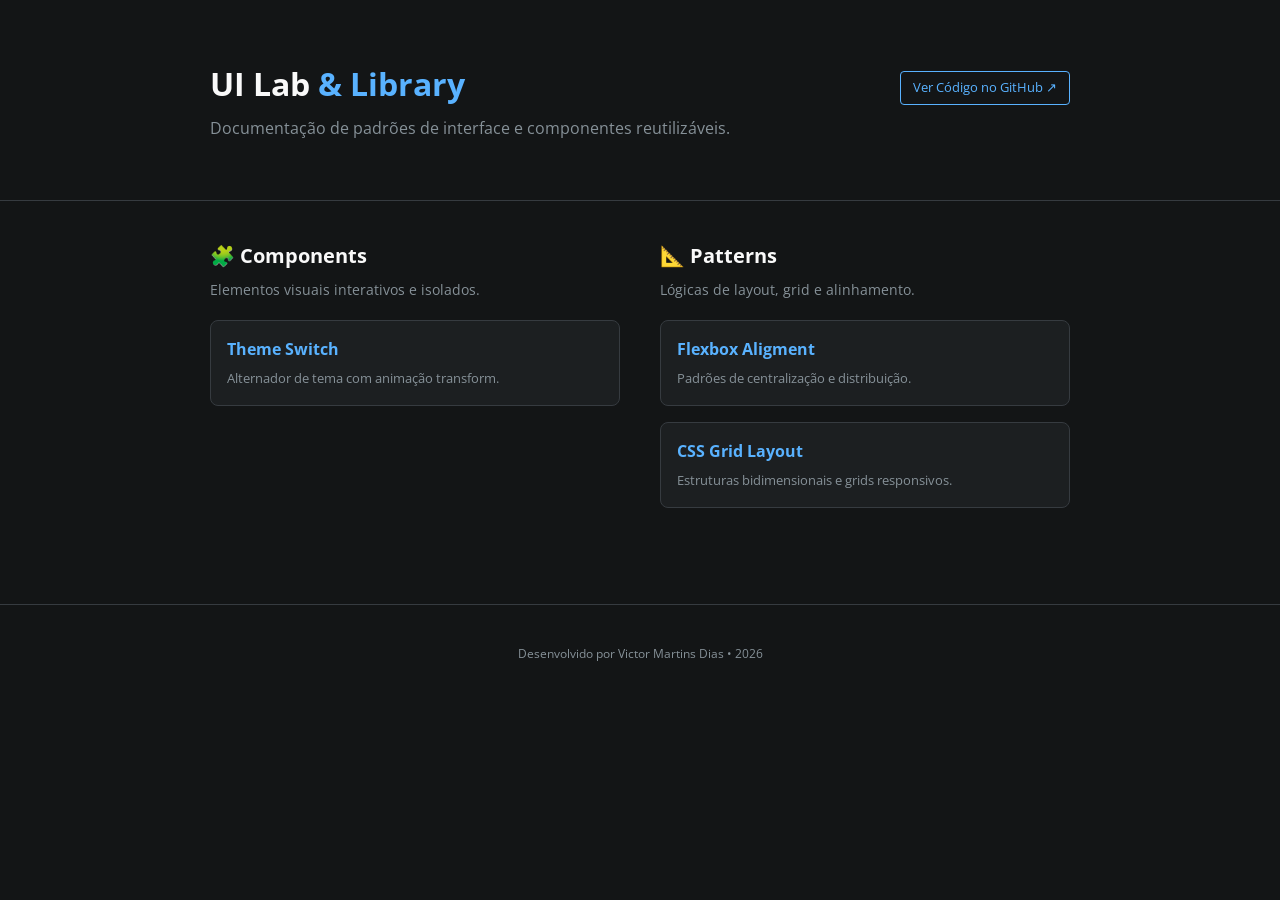
<file: index.html>
<!DOCTYPE html>
<html lang="pt-BR">
  <head>
    <meta charset="UTF-8" />
    <meta name="viewport" content="width=device-width, initial-scale=1.0" />
    <title>UI Lab | Biblioteca de Componentes</title>

    <link rel="preconnect" href="https://fonts.googleapis.com" />
    <link rel="preconnect" href="https://fonts.gstatic.com" crossorigin />
    <link
      href="https://fonts.googleapis.com/css2?family=Open+Sans:wght@400;600;700&display=swap"
      rel="stylesheet"
    />

    <link rel="stylesheet" href="reset.css" />
    <link rel="stylesheet" href="style.css" />
  </head>
  <body>
    <header class="main-header">
      <div class="container">
        <div class="header-top">
          <h1>UI Lab <span>& Library</span></h1>
          <a
            href="https://github.com/VictorMartinsD/component-library"
            class="repo-link"
            target="_blank"
          >
            Ver Código no GitHub ↗
          </a>
        </div>
        <p>Documentação de padrões de interface e componentes reutilizáveis.</p>
      </div>
    </header>

    <main class="container">
      <section class="grid-section">
        <div class="category">
          <h2>🧩 Components</h2>
          <p class="category-desc">Elementos visuais interativos e isolados.</p>
          <ul class="link-list">
            <li>
              <a href="components/theme-switch/index.html">
                <strong>Theme Switch</strong>
                <span>Alternador de tema com animação transform.</span>
              </a>
            </li>
          </ul>
        </div>

        <div class="category">
          <h2>📐 Patterns</h2>
          <p class="category-desc">Lógicas de layout, grid e alinhamento.</p>
          <ul class="link-list">
            <li>
              <a href="patterns/flexbox/index.html">
                <strong>Flexbox Aligment</strong>
                <span>Padrões de centralização e distribuição.</span>
              </a>
            </li>
          </ul>

          <ul class="link-list">
            <li>
              <a href="patterns/grid/index.html">
                <strong>CSS Grid Layout</strong>
                <span>Estruturas bidimensionais e grids responsivos.</span>
              </a>
            </li>
          </ul>
        </div>
      </section>
    </main>

    <footer class="main-footer">
      <p>Desenvolvido por Victor Martins Dias • 2026</p>
    </footer>
  </body>
</html>
</file>
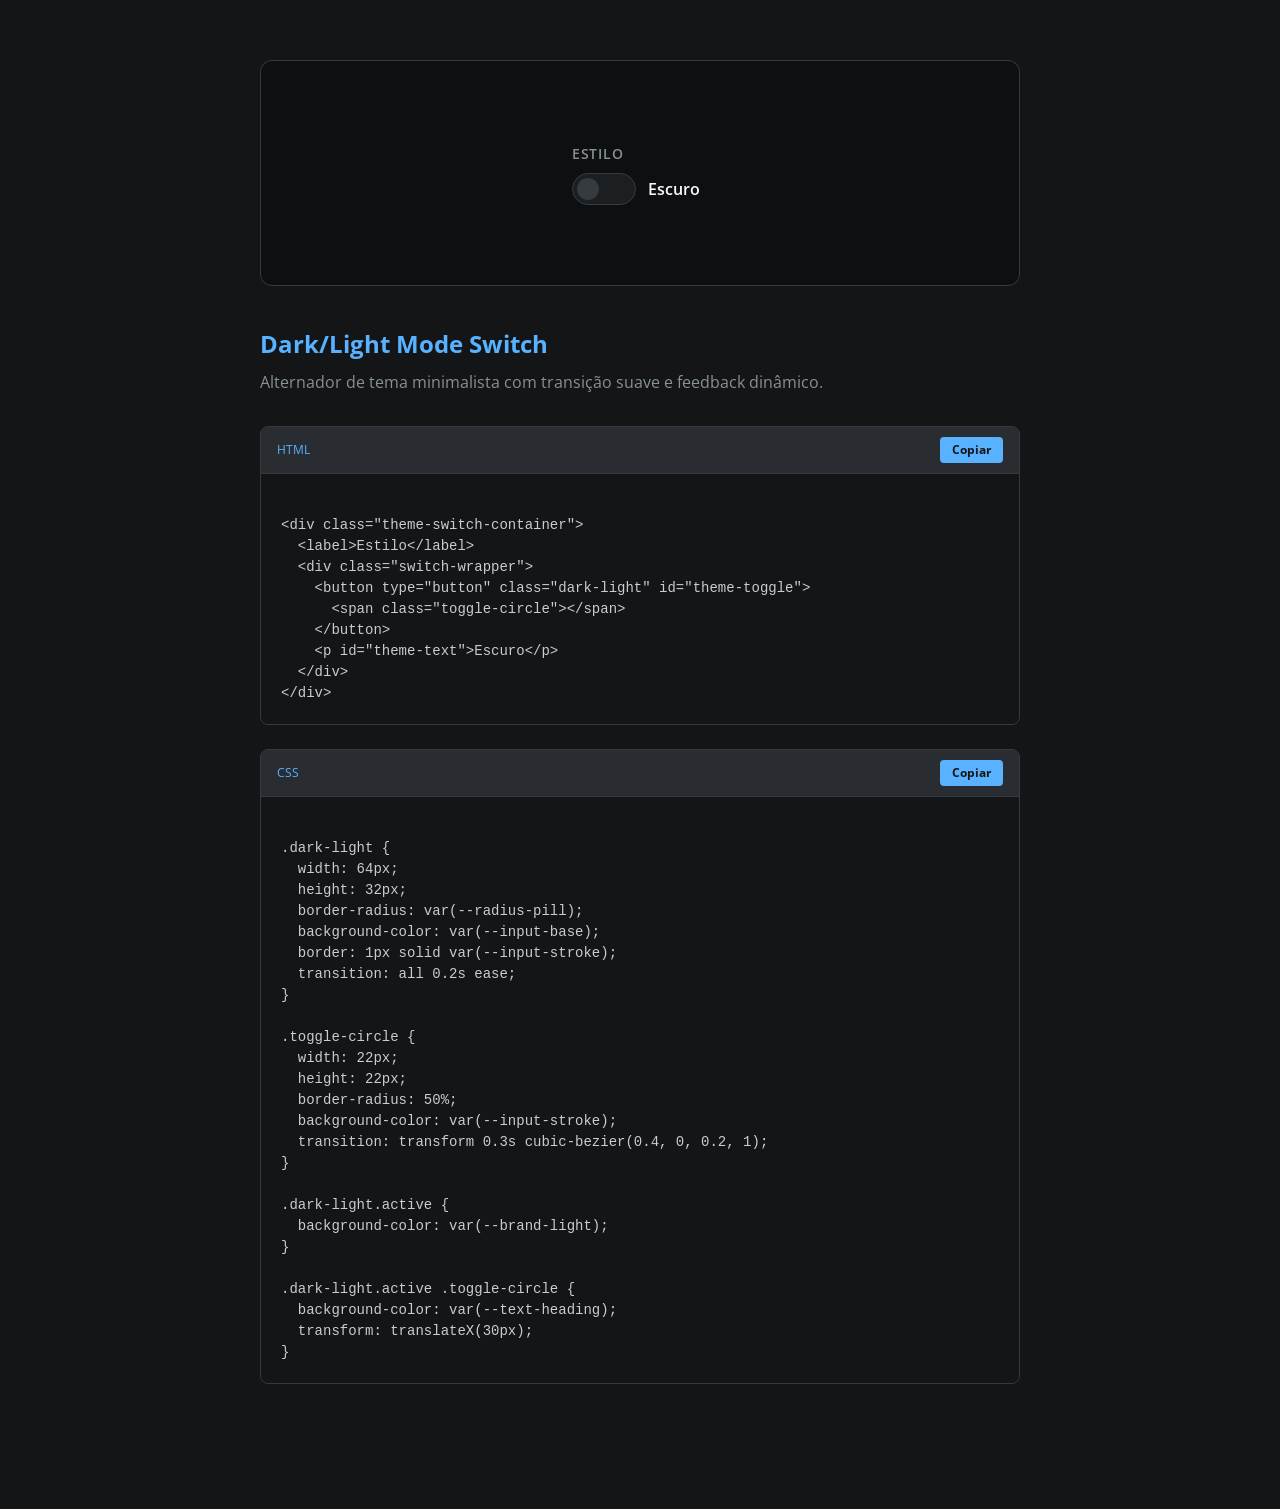
<file: components/theme-switch/index.html>
<!DOCTYPE html>
<html lang="pt-BR">
  <head>
    <meta charset="UTF-8" />
    <meta name="viewport" content="width=device-width, initial-scale=1.0" />
    <title>Theme Switch - Component Lab</title>
    <link rel="preconnect" href="https://fonts.googleapis.com" />
    <link rel="preconnect" href="https://fonts.gstatic.com" crossorigin />
    <link
      href="https://fonts.googleapis.com/css2?family=Open+Sans:wght@600&display=swap"
      rel="stylesheet"
    />
    <link rel="stylesheet" href="../../reset.css" />
    <link rel="stylesheet" href="style.css" />
  </head>
  <body>
    <main class="lab-container">
      <section class="preview-box">
        <div class="theme-switch-container">
          <label>Estilo</label>
          <div class="switch-wrapper">
            <button
              type="button"
              class="dark-light"
              id="theme-toggle"
              aria-label="Alternar tema"
            >
              <span class="toggle-circle"></span>
            </button>
            <p id="theme-text">Escuro</p>
          </div>
        </div>
      </section>

      <section class="docs-box">
        <div class="intro">
          <h2>Dark/Light Mode Switch</h2>
          <p>
            Alternador de tema minimalista com transição suave e feedback
            dinâmico.
          </p>
        </div>

        <div class="code-card">
          <div class="code-header">
            <span>HTML</span>
            <button onclick="copyCode('html-content')">Copiar</button>
          </div>
          <pre><code id="html-content">
&lt;div class="theme-switch-container"&gt;
  &lt;label&gt;Estilo&lt;/label&gt;
  &lt;div class="switch-wrapper"&gt;
    &lt;button type="button" class="dark-light" id="theme-toggle"&gt;
      &lt;span class="toggle-circle"&gt;&lt;/span&gt;
    &lt;/button&gt;
    &lt;p id="theme-text"&gt;Escuro&lt;/p&gt;
  &lt;/div&gt;
&lt;/div&gt;</code></pre>
        </div>

        <div class="code-card">
          <div class="code-header">
            <span>CSS</span>
            <button onclick="copyCode('css-content')">Copiar</button>
          </div>
          <pre><code id="css-content">
.dark-light {
  width: 64px;
  height: 32px;
  border-radius: var(--radius-pill);
  background-color: var(--input-base);
  border: 1px solid var(--input-stroke);
  transition: all 0.2s ease;
}

.toggle-circle {
  width: 22px;
  height: 22px;
  border-radius: 50%;
  background-color: var(--input-stroke);
  transition: transform 0.3s cubic-bezier(0.4, 0, 0.2, 1);
}

.dark-light.active {
  background-color: var(--brand-light);
}

.dark-light.active .toggle-circle {
  background-color: var(--text-heading);
  transform: translateX(30px);
}</code></pre>
        </div>
      </section>
      <div style="height: 1px; width: 100%"></div>
    </main>
    <script src="script.js"></script>
  </body>
</html>
</file>
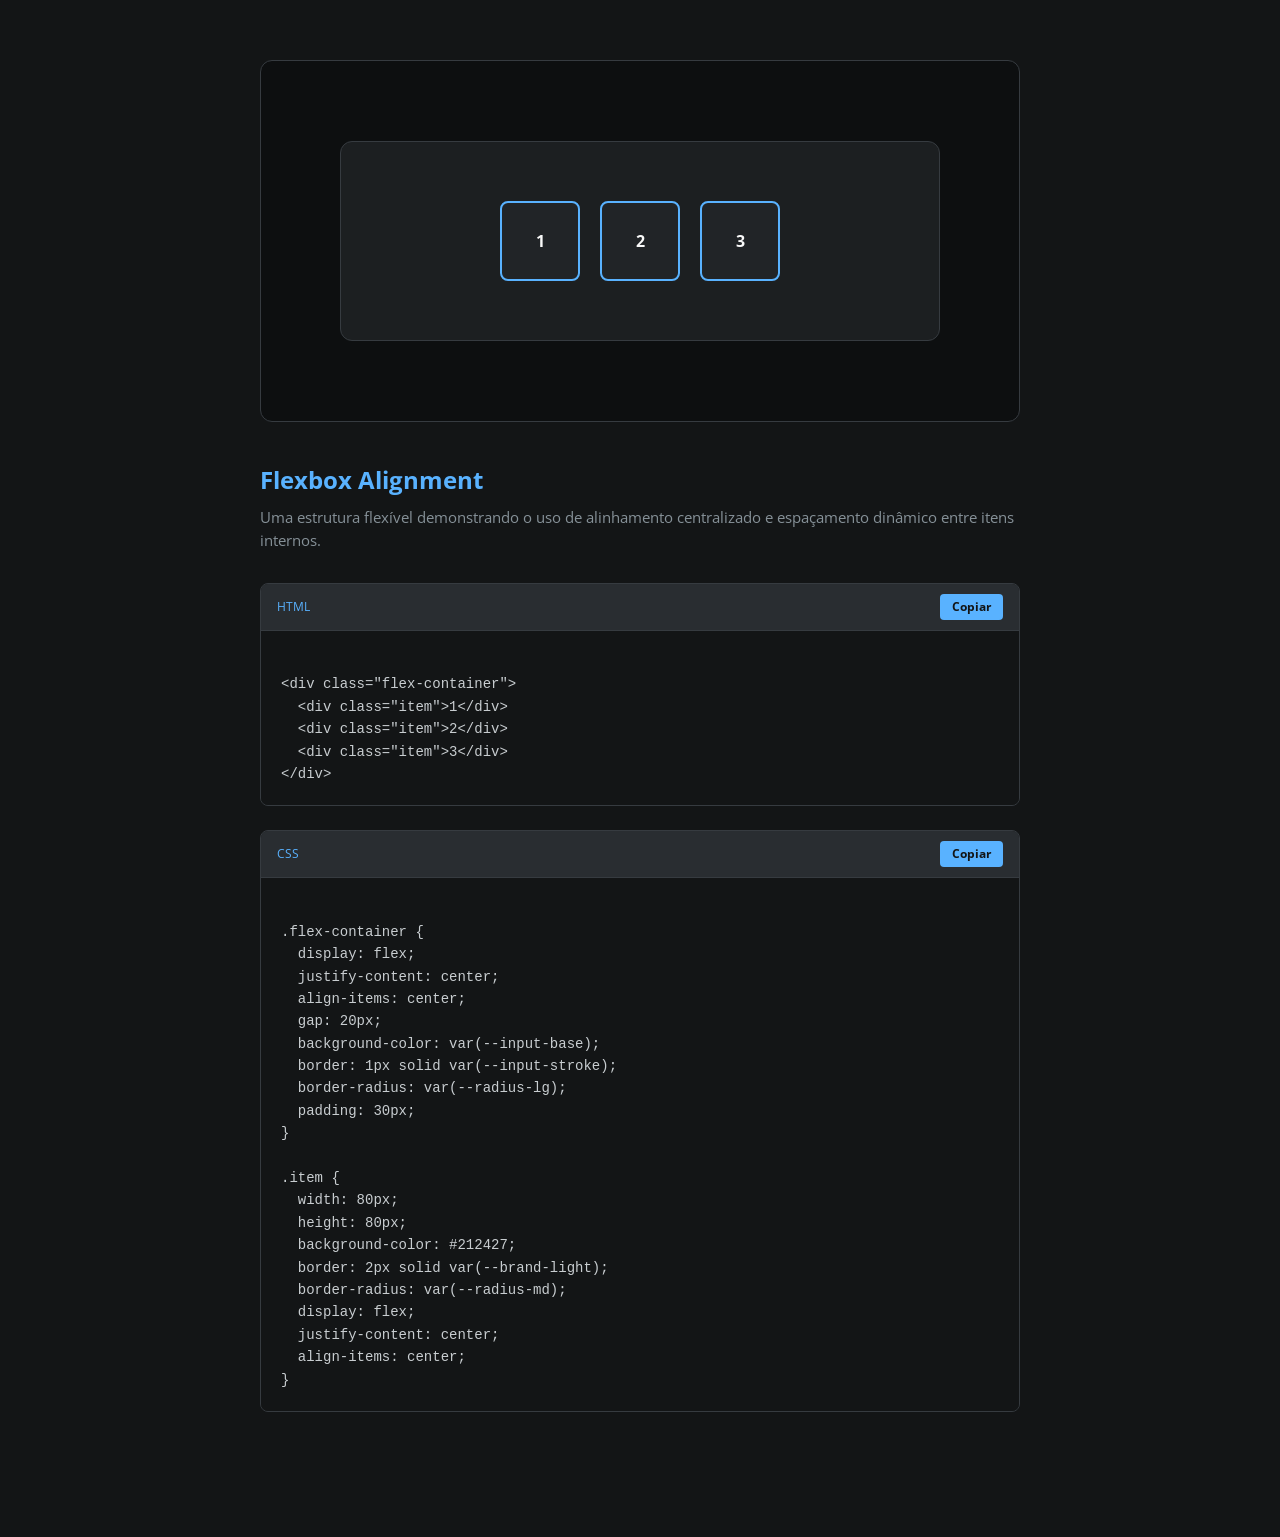
<file: patterns/flexbox/index.html>
<!DOCTYPE html>
<html lang="pt-BR">
  <head>
    <meta charset="UTF-8" />
    <meta name="viewport" content="width=device-width, initial-scale=1.0" />
    <title>Flexbox Alignment - Component Lab</title>
    <link rel="preconnect" href="https://fonts.googleapis.com" />
    <link rel="preconnect" href="https://fonts.gstatic.com" crossorigin />
    <link
      href="https://fonts.googleapis.com/css2?family=Open+Sans:wght@600&display=swap"
      rel="stylesheet"
    />
    <link rel="stylesheet" href="../../reset.css" />
    <link rel="stylesheet" href="style.css" />
  </head>
  <body>
    <main class="lab-container">
      <section class="preview-box">
        <div class="flex-container">
          <div class="item">1</div>
          <div class="item">2</div>
          <div class="item">3</div>
        </div>
      </section>

      <section class="docs-box">
        <div class="intro">
          <h2>Flexbox Alignment</h2>
          <p>
            Uma estrutura flexível demonstrando o uso de alinhamento
            centralizado e espaçamento dinâmico entre itens internos.
          </p>
        </div>

        <div class="code-card">
          <div class="code-header">
            <span>HTML</span>
            <button onclick="copyCode('html-content')">Copiar</button>
          </div>
          <pre><code id="html-content">
&lt;div class="flex-container"&gt;
  &lt;div class="item"&gt;1&lt;/div&gt;
  &lt;div class="item"&gt;2&lt;/div&gt;
  &lt;div class="item"&gt;3&lt;/div&gt;
&lt;/div&gt;</code></pre>
        </div>

        <div class="code-card">
          <div class="code-header">
            <span>CSS</span>
            <button onclick="copyCode('css-content')">Copiar</button>
          </div>
          <pre><code id="css-content">
.flex-container {
  display: flex;
  justify-content: center;
  align-items: center;
  gap: 20px;
  background-color: var(--input-base);
  border: 1px solid var(--input-stroke);
  border-radius: var(--radius-lg);
  padding: 30px;
}

.item {
  width: 80px;
  height: 80px;
  background-color: #212427;
  border: 2px solid var(--brand-light);
  border-radius: var(--radius-md);
  display: flex;
  justify-content: center;
  align-items: center;
}</code></pre>
        </div>
      </section>

      <div style="height: 1px; width: 100%"></div>
    </main>
    <script src="script.js"></script>
  </body>
</html>
</file>
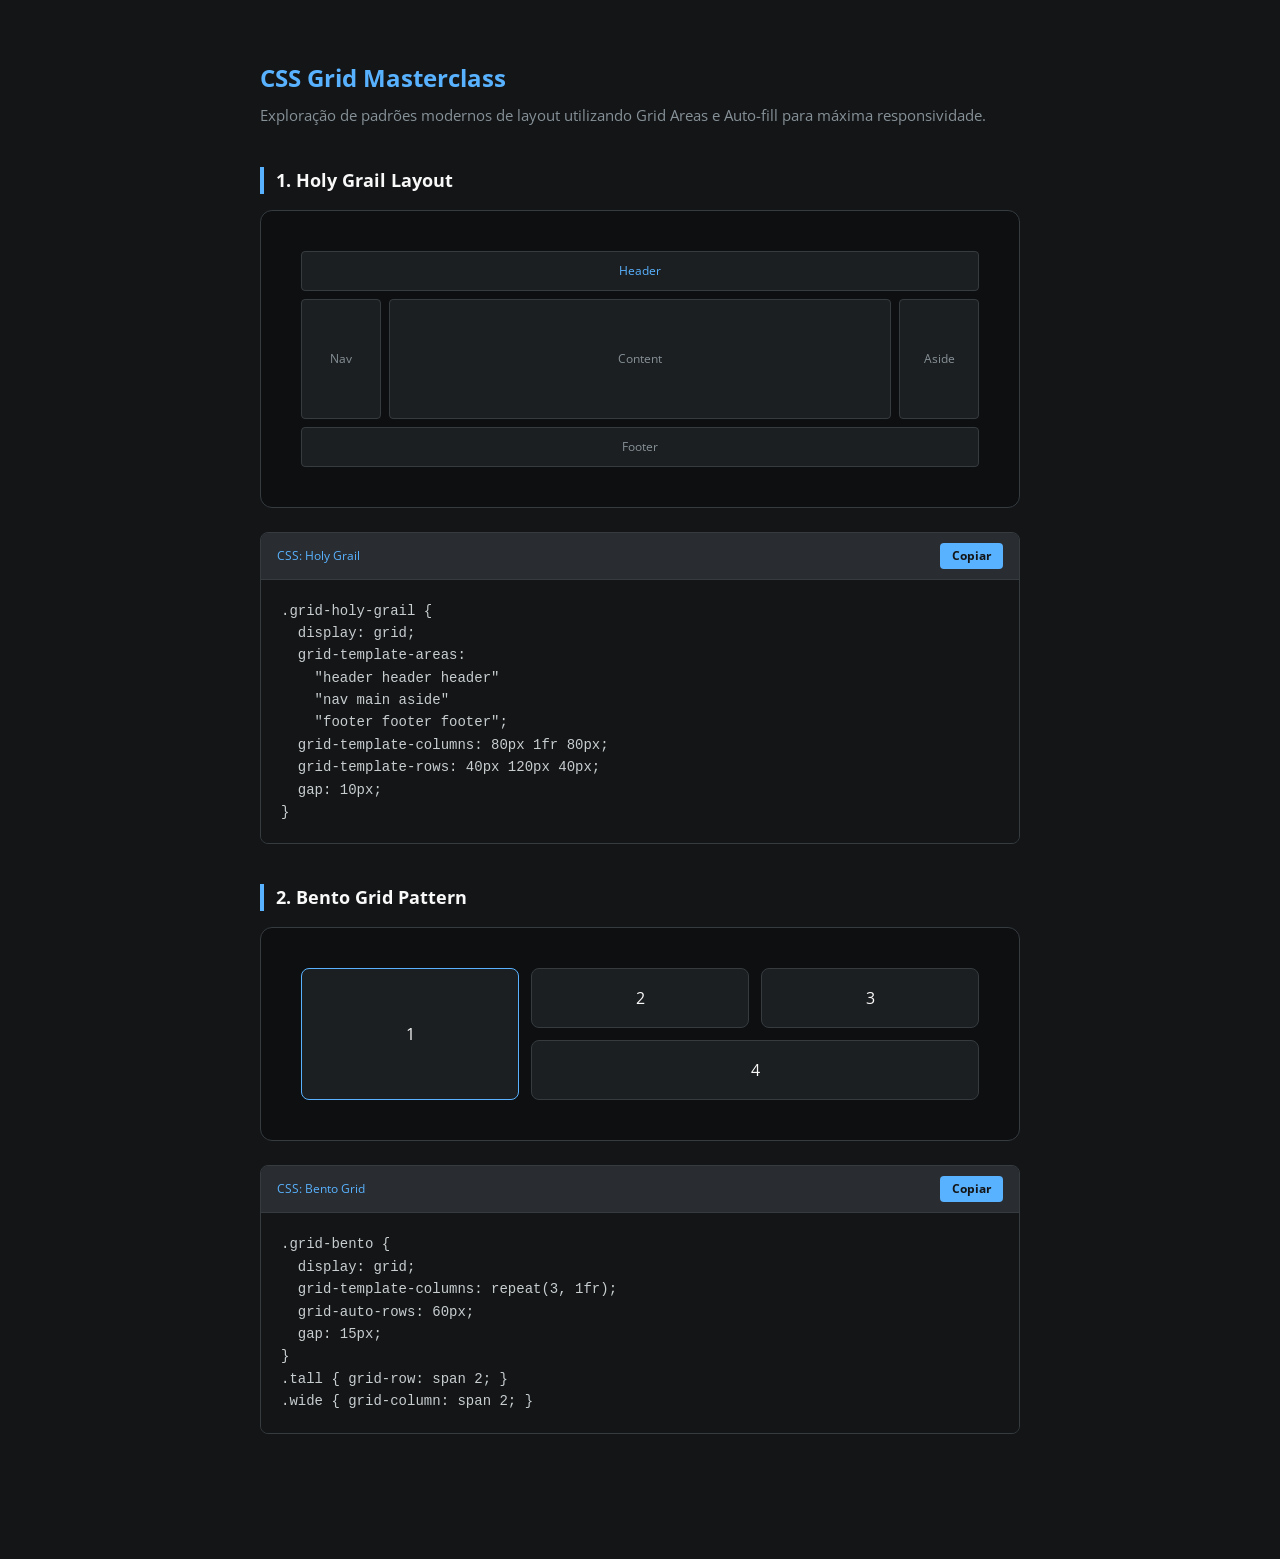
<file: patterns/grid/index.html>
<!DOCTYPE html>
<html lang="pt-BR">
  <head>
    <meta charset="UTF-8" />
    <meta name="viewport" content="width=device-width, initial-scale=1.0" />
    <title>Grid Patterns - Component Lab</title>
    <link rel="preconnect" href="https://fonts.googleapis.com" />
    <link rel="preconnect" href="https://fonts.gstatic.com" crossorigin />
    <link
      href="https://fonts.googleapis.com/css2?family=Open+Sans:wght@600&display=swap"
      rel="stylesheet"
    />
    <link rel="stylesheet" href="../../reset.css" />
    <link rel="stylesheet" href="style.css" />
  </head>
  <body>
    <main class="lab-container">
      <section class="docs-box">
        <div class="intro">
          <h2>CSS Grid Masterclass</h2>
          <p>
            Exploração de padrões modernos de layout utilizando Grid Areas e
            Auto-fill para máxima responsividade.
          </p>
        </div>

        <h3 class="sub-title">1. Holy Grail Layout</h3>
        <section class="preview-box">
          <div class="grid-holy-grail">
            <header>Header</header>
            <nav>Nav</nav>
            <main>Content</main>
            <aside>Aside</aside>
            <footer>Footer</footer>
          </div>
        </section>

        <div class="code-card">
          <div class="code-header">
            <span>CSS: Holy Grail</span>
            <button onclick="copyCode('css-holy')">Copiar</button>
          </div>
          <pre><code id="css-holy">.grid-holy-grail {
  display: grid;
  grid-template-areas: 
    "header header header"
    "nav main aside"
    "footer footer footer";
  grid-template-columns: 80px 1fr 80px;
  grid-template-rows: 40px 120px 40px;
  gap: 10px;
}</code></pre>
        </div>

        <h3 class="sub-title">2. Bento Grid Pattern</h3>
        <section class="preview-box">
          <div class="grid-bento">
            <div class="card tall">1</div>
            <div class="card">2</div>
            <div class="card">3</div>
            <div class="card wide">4</div>
          </div>
        </section>

        <div class="code-card">
          <div class="code-header">
            <span>CSS: Bento Grid</span>
            <button onclick="copyCode('css-bento')">Copiar</button>
          </div>
          <pre><code id="css-bento">.grid-bento {
  display: grid;
  grid-template-columns: repeat(3, 1fr);
  grid-auto-rows: 60px;
  gap: 15px;
}
.tall { grid-row: span 2; }
.wide { grid-column: span 2; }</code></pre>
        </div>
      </section>

      <div style="height: 1px; width: 100%"></div>
    </main>
    <script src="script.js"></script>
  </body>
</html>
</file>
<file: style.css>
/* UI Lab Index Styles */

.container {
  max-width: 900px;
  margin: 0 auto;
  padding: 0 20px;
}

/* Header Section */
.main-header {
  padding: 60px 0;
  border-bottom: 1px solid var(--input-stroke);
  margin-bottom: 40px;
}

.header-top {
  display: flex;
  justify-content: space-between;
  align-items: center;
  flex-wrap: wrap;
  gap: 15px;
}

.main-header h1 {
  color: var(--text-heading);
  font-size: 32px;
  font-weight: 700;
  margin-bottom: 8px;
}

.main-header h1 span {
  color: var(--brand-light);
}

.repo-link {
  font-size: 13px;
  color: var(--brand-light);
  border: 1px solid var(--brand-light);
  padding: 6px 12px;
  border-radius: var(--radius-sm);
  transition: all 0.2s;
}

.repo-link:hover {
  background-color: var(--brand-light);
  color: var(--shape-background);
}

/* Categories Grid */
.grid-section {
  display: flex;
  gap: 40px;
}

.category {
  flex: 1;
}

.category h2 {
  color: var(--text-heading);
  font-size: 20px;
  margin-bottom: 8px;
  display: flex;
  align-items: center;
  gap: 10px;
}

.category-desc {
  font-size: 14px;
  margin-bottom: 20px;
}

/* Component Links */
.link-list {
  display: flex;
  flex-direction: column;
  gap: 16px;
  margin-bottom: 16px;
}

.link-list li a {
  display: block;
  padding: 16px;
  background-color: var(--input-base);
  border: 1px solid var(--input-stroke);
  border-radius: var(--radius-md);
  transition: all 0.2s ease;
}

.link-list li a:hover {
  border-color: var(--brand-light);
  transform: translateY(-2px);
  background-color: #212427;
}

.link-list li a strong {
  display: block;
  color: var(--brand-light);
  font-size: 16px;
  margin-bottom: 4px;
}

.link-list li a span {
  font-size: 13px;
  color: var(--text-body);
}

/* Footer Section */
.main-footer {
  margin-top: 80px;
  padding: 40px 0;
  text-align: center;
  border-top: 1px solid var(--input-stroke);
  font-size: 12px;
}

/* Responsive Breakpoints */
@media (max-width: 600px) {
  .grid-section {
    flex-direction: column;
  }
}
</file>
<file: components/theme-switch/style.css>
/* Layout Geral do Lab - O Corretor de Alinhamento */
.lab-container {
  max-width: 800px;
  margin: 0 auto;
  padding: 60px 20px 100px;
  width: 100%;
  box-sizing: border-box;
}

/* Preview Box - Garante que o componente não cole nas bordas do container */
.preview-box {
  background: #0d0f10;
  border: 1px solid var(--input-stroke);
  border-radius: var(--radius-lg);
  padding: 80px 20px;
  display: flex;
  justify-content: center;
  align-items: center;
  margin-bottom: 40px;
  width: 100%;
}

/* Component Styles */
.theme-switch-container label {
  font-size: 14px;
  font-weight: 600;
  color: var(--text-body);
  text-transform: uppercase;
  letter-spacing: 0.05em;
}

.switch-wrapper {
  display: flex;
  align-items: center;
  gap: 12px;
  margin-top: 8px;
}

#theme-text {
  font-size: 16px;
  font-weight: 600;
  min-width: 60px;
  color: var(--text-heading);
}

.dark-light {
  cursor: pointer;
  width: 64px;
  height: 32px;
  border-radius: var(--radius-pill);
  padding: 4px;
  display: flex;
  align-items: center;
  background-color: var(--input-base);
  border: 1px solid var(--input-stroke);
  transition: all 0.2s ease;
  appearance: none;
  outline: none;
}

.dark-light:hover {
  filter: brightness(1.2);
}

.toggle-circle {
  width: 22px;
  height: 22px;
  border-radius: 50%;
  background-color: var(--input-stroke);
  transition: transform 0.3s cubic-bezier(0.4, 0, 0.2, 1), background-color 0.2s;
}

.dark-light.active {
  background-color: var(--brand-light);
}

.dark-light.active .toggle-circle {
  background-color: var(--text-heading);
  transform: translateX(30px);
}

/* Docs UI */
.intro h2 {
  color: var(--brand-light);
  margin-bottom: 8px;
}

.intro p {
  color: var(--text-body);
  margin-bottom: 32px;
}

.code-card {
  background: var(--input-base);
  border: 1px solid var(--input-stroke);
  border-radius: var(--radius-md);
  margin-bottom: 24px;
  overflow: hidden;
}

.code-header {
  display: flex;
  justify-content: space-between;
  align-items: center;
  padding: 10px 16px;
  background: #292d31;
  border-bottom: 1px solid var(--input-stroke);
  font-size: 12px;
  color: var(--brand-light);
}

.code-header button {
  background: var(--brand-light);
  border: none;
  border-radius: var(--radius-sm);
  padding: 4px 12px;
  color: #131516;
  font-weight: bold;
  cursor: pointer;
}

pre {
  margin: 0;
  padding: 20px;
  background: #131516;
  overflow-x: auto;
}

code {
  font-family: "Consolas", monospace;
  font-size: 14px;
  color: #c8cdd0;
}
</file>
<file: patterns/flexbox/style.css>
/* Layout Geral do Lab */
.lab-container {
  max-width: 800px;
  margin: 0 auto;
  padding: 60px 20px 100px;
  box-sizing: border-box;
}

.preview-box {
  background: #0d0f10;
  border: 1px solid var(--input-stroke);
  border-radius: var(--radius-lg);
  padding: 80px 20px;
  display: flex;
  justify-content: center;
  margin-bottom: 40px;
}

.intro h2 {
  color: var(--brand-light);
  margin-bottom: 8px;
  font-size: 24px;
}

.intro p {
  color: var(--text-body);
  font-size: 15px;
  margin-bottom: 32px;
}

/* Componente Flexbox */
.flex-container {
  display: flex;
  justify-content: center;
  align-items: center;
  gap: 20px;
  background-color: var(--input-base);
  border: 1px solid var(--input-stroke);
  border-radius: var(--radius-lg);
  padding: 30px;
  width: 100%;
  max-width: 600px;
  min-height: 200px;
}

.item {
  width: 80px;
  height: 80px;
  background-color: #212427;
  border: 2px solid var(--brand-light);
  border-radius: var(--radius-md);
  display: flex;
  justify-content: center;
  align-items: center;
  font-weight: bold;
  color: var(--text-heading);
}

/* Cards de Documentação */
.code-card {
  background: var(--input-base);
  border: 1px solid var(--input-stroke);
  border-radius: var(--radius-md);
  margin-bottom: 24px;
  overflow: hidden;
}

.code-header {
  display: flex;
  justify-content: space-between;
  align-items: center;
  padding: 10px 16px;
  background: #292d31;
  border-bottom: 1px solid var(--input-stroke);
  font-size: 12px;
  color: var(--brand-light);
}

.code-header button {
  background: var(--brand-light);
  border: none;
  border-radius: var(--radius-sm);
  padding: 4px 12px;
  color: #131516;
  font-weight: bold;
  cursor: pointer;
}

pre {
  margin: 0;
  padding: 20px;
  overflow-x: auto;
  background: #131516;
}

code {
  font-family: "Consolas", monospace;
  font-size: 14px;
  color: #c8cdd0;
  line-height: 1.6;
}
</file>
<file: patterns/grid/style.css>
/* Layout Geral do Lab */
.lab-container {
  max-width: 800px;
  margin: 0 auto;
  padding: 60px 20px 100px;
  box-sizing: border-box;
}

.intro h2 {
  color: var(--brand-light);
  margin-bottom: 8px;
  font-size: 24px;
}

.intro p {
  color: var(--text-body);
  font-size: 15px;
  margin-bottom: 32px;
}

.sub-title {
  color: var(--text-heading);
  font-size: 18px;
  margin: 40px 0 16px;
  border-left: 4px solid var(--brand-light);
  padding-left: 12px;
}

.preview-box {
  background: #0d0f10;
  border: 1px solid var(--input-stroke);
  border-radius: var(--radius-lg);
  padding: 40px;
  margin-bottom: 24px;
}

/* 1. Holy Grail */
.grid-holy-grail {
  display: grid;
  grid-template-areas:
    "header header header"
    "nav main aside"
    "footer footer footer";
  grid-template-columns: 80px 1fr 80px;
  grid-template-rows: 40px 120px 40px;
  gap: 8px;
  width: 100%;
}

.grid-holy-grail * {
  background: var(--input-base);
  border: 1px solid var(--input-stroke);
  display: flex;
  align-items: center;
  justify-content: center;
  font-size: 12px;
  border-radius: var(--radius-sm);
}

header {
  grid-area: header;
  color: var(--brand-light);
}
nav {
  grid-area: nav;
}
main {
  grid-area: main;
  border-color: var(--brand-light);
}
aside {
  grid-area: aside;
}
footer {
  grid-area: footer;
}

/* 2. Bento Grid */
.grid-bento {
  display: grid;
  grid-template-columns: repeat(3, 1fr);
  grid-auto-rows: 60px;
  gap: 12px;
  width: 100%;
}

.card {
  background: var(--input-base);
  border: 1px solid var(--input-stroke);
  border-radius: var(--radius-md);
  display: flex;
  align-items: center;
  justify-content: center;
  color: var(--text-heading);
}

.tall {
  grid-row: span 2;
  border-color: var(--brand-light);
}
.wide {
  grid-column: span 2;
}

/* Cards de Documentação */
.code-card {
  background: var(--input-base);
  border: 1px solid var(--input-stroke);
  border-radius: var(--radius-md);
  margin-bottom: 24px;
  overflow: hidden;
}

.code-header {
  display: flex;
  justify-content: space-between;
  align-items: center;
  padding: 10px 16px;
  background: #292d31;
  border-bottom: 1px solid var(--input-stroke);
  font-size: 12px;
  color: var(--brand-light);
}

.code-header button {
  background: var(--brand-light);
  border: none;
  border-radius: var(--radius-sm);
  padding: 4px 12px;
  color: #131516;
  font-weight: bold;
  cursor: pointer;
}

pre {
  margin: 0;
  padding: 20px;
  background: #131516;
  overflow-x: auto;
}

code {
  font-family: "Consolas", monospace;
  font-size: 14px;
  color: #c8cdd0;
  line-height: 1.6;
}
</file>
